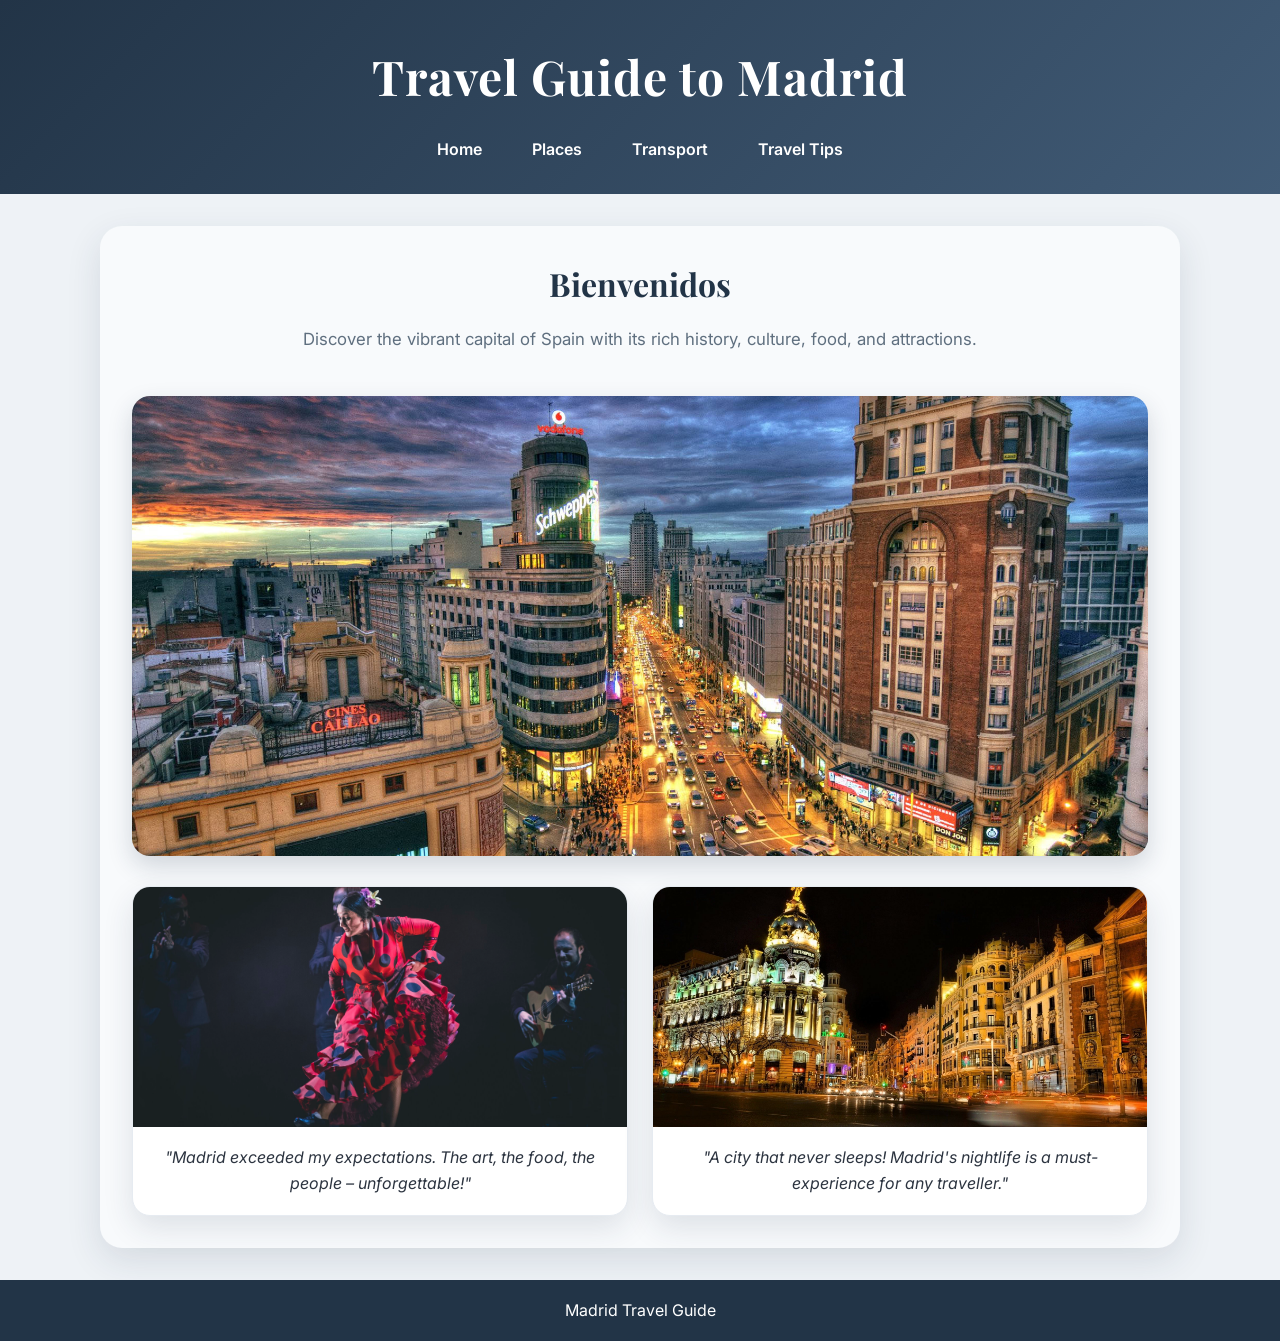
<file: index.html>
<link rel="preconnect" href="https://fonts.googleapis.com">
<link rel="preconnect" href="https://fonts.gstatic.com" crossorigin>
<link href="https://fonts.googleapis.com/css2?family=Inter:wght@400;500;600&family=Playfair+Display:wght@600;700&display=swap" rel="stylesheet">

<!DOCTYPE html>
<html lang="en">
<head>
    <meta charset="UTF-8">
    <meta name="viewport" content="width=device-width, initial-scale=1.0">
    <title>Travel Guide to Madrid</title>
    <link rel="stylesheet" href="styles.css">
</head>
<body>
    <header>
        <h1>Travel Guide to Madrid</h1>

        <nav aria-label="Main navigation">
            <ul>
                <li><a href="index.html">Home</a></li>
                <li><a href="places.html">Places</a></li>
                <li><a href="transport.html">Transport</a></li>
                <li><a href="travel-tips.html">Travel Tips</a></li>
            </ul>
        </nav>
    </header>

    <main>
        <section class="intro">
            <div class="container">
                <h2>Bienvenidos</h2>

                <div class="intro-content">
                    <p>
                        Discover the vibrant capital of Spain with its rich history,
                        culture, food, and attractions.
                    </p>
                </div>

                <img src="images/madrid.jpg" alt="Madrid cityscape at sunset" class="intro-image">

                <section class="reviews" aria-label="Visitor reviews">
                    <article>
                        <img src="images/reviewer1.jpg" alt="Madrid street view at night">
                        <p>"Madrid exceeded my expectations. The art, the food, the people – unforgettable!"</p>
                    </article>

                    <article>
                        <img src="images/reviewer2.jpg" alt="Gran Vía in Madrid at sunset">
                        <p>"A city that never sleeps! Madrid's nightlife is a must-experience for any traveller."</p>
                    </article>
                </section>
            </div>
        </section>
    </main>

    <footer>
        <div class="footer-container">
            <p>Madrid Travel Guide</p>
        </div>
    </footer>
</body>
</html>
</file>
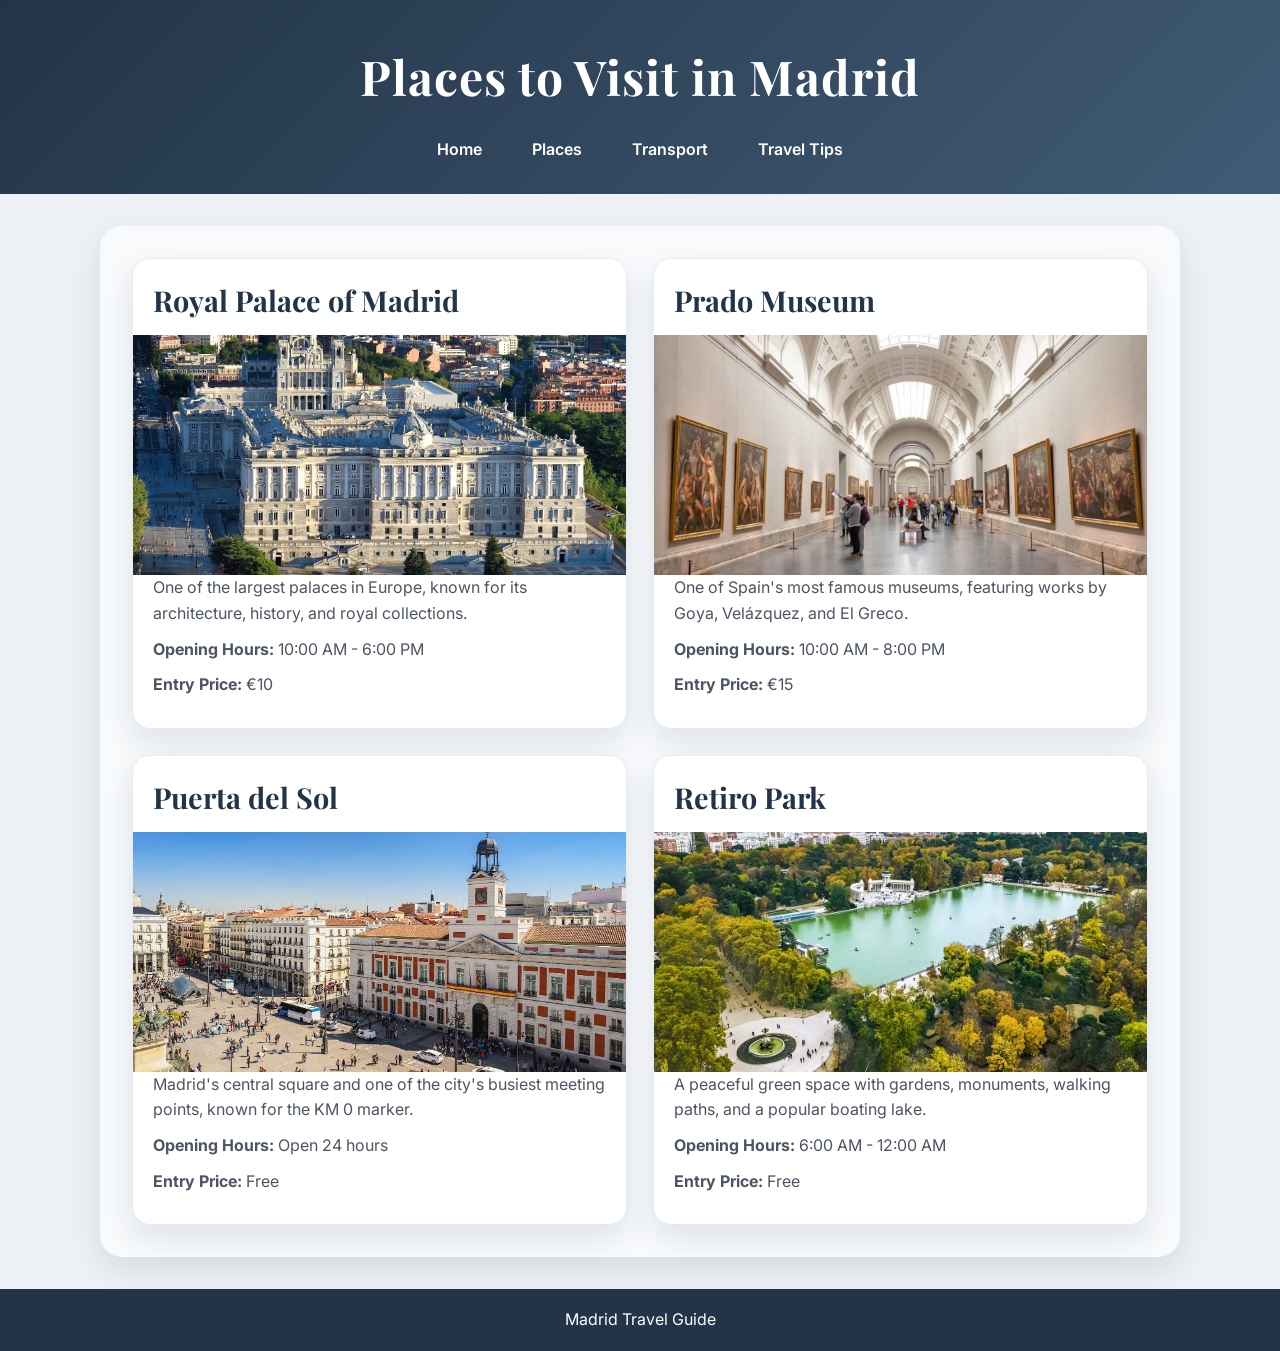
<file: places.html>
<link rel="preconnect" href="https://fonts.googleapis.com">
<link rel="preconnect" href="https://fonts.gstatic.com" crossorigin>
<link href="https://fonts.googleapis.com/css2?family=Inter:wght@400;500;600&family=Playfair+Display:wght@600;700&display=swap" rel="stylesheet">

<!DOCTYPE html>
<html lang="en">
<head>
    <meta charset="UTF-8">
    <meta name="viewport" content="width=device-width, initial-scale=1.0">
    <title>Places to Visit in Madrid</title>
    <link rel="stylesheet" href="styles.css">
</head>
<body>
    <header>
        <h1>Places to Visit in Madrid</h1>

        <nav aria-label="Main navigation">
            <ul>
                <li><a href="index.html">Home</a></li>
                <li><a href="places.html">Places</a></li>
                <li><a href="transport.html">Transport</a></li>
                <li><a href="travel-tips.html">Travel Tips</a></li>
            </ul>
        </nav>
    </header>

    <main>
        <section class="places-list">
            <article class="place">
                <h2>Royal Palace of Madrid</h2>
                <img src="images/royal-palace.jpg" alt="Royal Palace of Madrid">
                <p>One of the largest palaces in Europe, known for its architecture, history, and royal collections.</p>
                <p><strong>Opening Hours:</strong> 10:00 AM - 6:00 PM</p>
                <p><strong>Entry Price:</strong> €10</p>
            </article>

            <article class="place">
                <h2>Prado Museum</h2>
                <img src="images/prado-museum.jpg" alt="Prado Museum in Madrid">
                <p>One of Spain's most famous museums, featuring works by Goya, Velázquez, and El Greco.</p>
                <p><strong>Opening Hours:</strong> 10:00 AM - 8:00 PM</p>
                <p><strong>Entry Price:</strong> €15</p>
            </article>

            <article class="place">
                <h2>Puerta del Sol</h2>
                <img src="images/puerta-del-sol.jpg" alt="Puerta del Sol square in Madrid">
                <p>Madrid's central square and one of the city's busiest meeting points, known for the KM 0 marker.</p>
                <p><strong>Opening Hours:</strong> Open 24 hours</p>
                <p><strong>Entry Price:</strong> Free</p>
            </article>

            <article class="place">
                <h2>Retiro Park</h2>
                <img src="images/retiro-park.jpg" alt="Retiro Park in Madrid">
                <p>A peaceful green space with gardens, monuments, walking paths, and a popular boating lake.</p>
                <p><strong>Opening Hours:</strong> 6:00 AM - 12:00 AM</p>
                <p><strong>Entry Price:</strong> Free</p>
            </article>
        </section>
    </main>

    <footer>
        <div class="footer-container">
            <p>Madrid Travel Guide</p>
        </div>
    </footer>
</body>
</html>
</file>
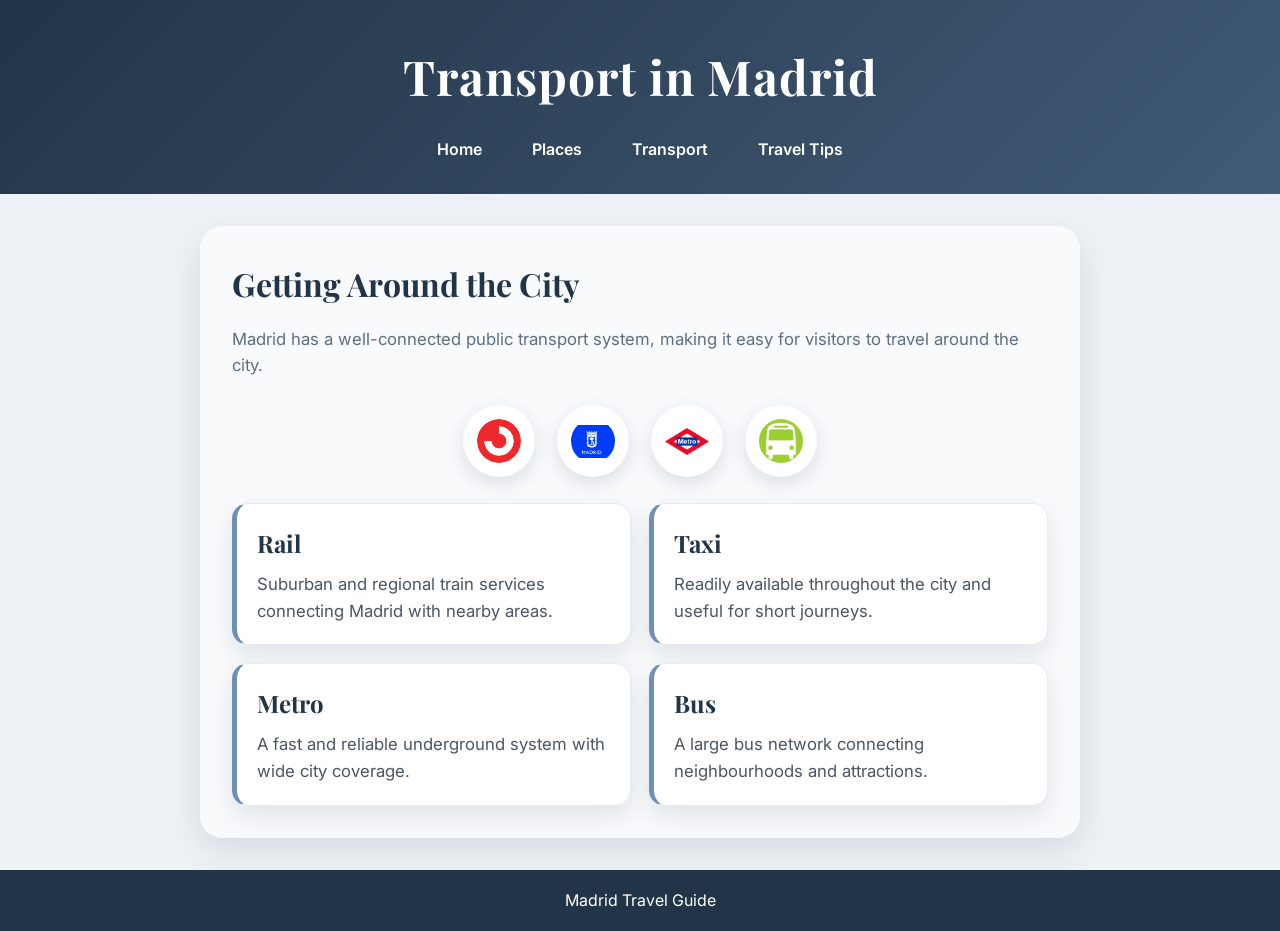
<file: transport.html>
<link rel="preconnect" href="https://fonts.googleapis.com">
<link rel="preconnect" href="https://fonts.gstatic.com" crossorigin>
<link href="https://fonts.googleapis.com/css2?family=Inter:wght@400;500;600&family=Playfair+Display:wght@600;700&display=swap" rel="stylesheet">

<!DOCTYPE html>
<html lang="en">
<head>
    <meta charset="UTF-8">
    <meta name="viewport" content="width=device-width, initial-scale=1.0">
    <title>Transport in Madrid</title>
    <link rel="stylesheet" href="styles.css">
</head>
<body>
    <header>
        <h1>Transport in Madrid</h1>

        <nav aria-label="Main navigation">
            <ul>
                <li><a href="index.html">Home</a></li>
                <li><a href="places.html">Places</a></li>
                <li><a href="transport.html">Transport</a></li>
                <li><a href="travel-tips.html">Travel Tips</a></li>
            </ul>
        </nav>
    </header>

    <main>
        <section class="transport-info">
            <h2>Getting Around the City</h2>

            <p>
                Madrid has a well-connected public transport system, making it easy
                for visitors to travel around the city.
            </p>

            <div class="icons" aria-label="Transport options">
                <img src="images/rail-icon.png" alt="Rail transport icon">
                <img src="images/taxi-icon.png" alt="Taxi transport icon">
                <img src="images/metro-icon.png" alt="Metro transport icon">
                <img src="bus-icon.png" alt="Bus transport icon">
            </div>

            <div class="transport-grid">
    <article class="transport-card">
        <h3>Rail</h3>
        <p>Suburban and regional train services connecting Madrid with nearby areas.</p>
    </article>

    <article class="transport-card">
        <h3>Taxi</h3>
        <p>Readily available throughout the city and useful for short journeys.</p>
    </article>

    <article class="transport-card">
        <h3>Metro</h3>
        <p>A fast and reliable underground system with wide city coverage.</p>
    </article>

    <article class="transport-card">
        <h3>Bus</h3>
        <p>A large bus network connecting neighbourhoods and attractions.</p>
    </article>
</div>
        </section>
    </main>

    <footer>
        <div class="footer-container">
            <p>Madrid Travel Guide</p>
        </div>
    </footer>
</body>
</html>
</file>
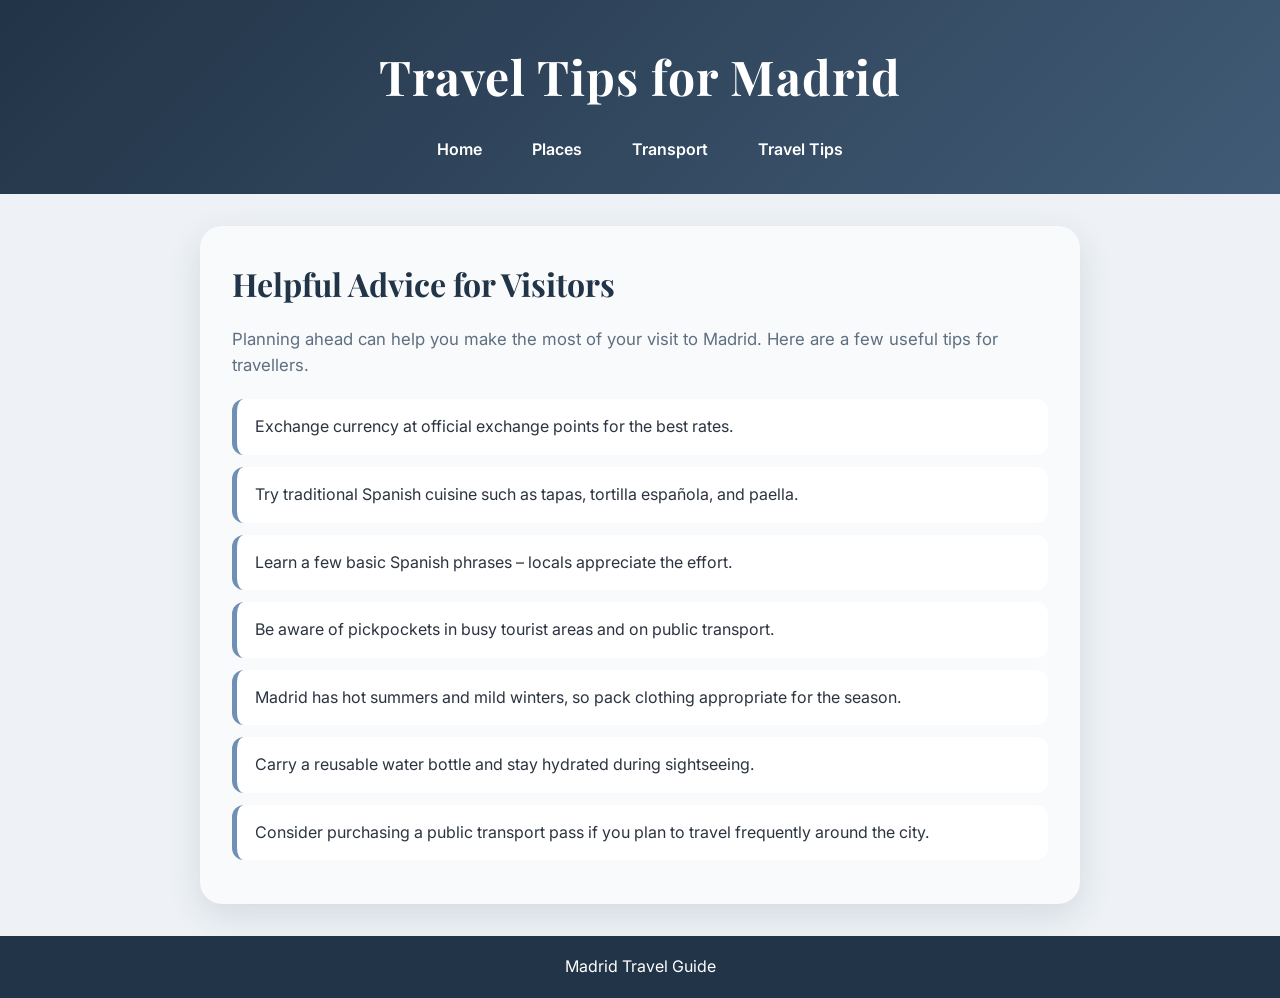
<file: travel-tips.html>
<link rel="preconnect" href="https://fonts.googleapis.com">
<link rel="preconnect" href="https://fonts.gstatic.com" crossorigin>
<link href="https://fonts.googleapis.com/css2?family=Inter:wght@400;500;600&family=Playfair+Display:wght@600;700&display=swap" rel="stylesheet">

<!DOCTYPE html>
<html lang="en">
<head>
    <meta charset="UTF-8">
    <meta name="viewport" content="width=device-width, initial-scale=1.0">
    <title>Travel Tips for Madrid</title>
    <link rel="stylesheet" href="styles.css">
</head>
<body>
    <header>
        <h1>Travel Tips for Madrid</h1>

        <nav aria-label="Main navigation">
            <ul>
                <li><a href="index.html">Home</a></li>
                <li><a href="places.html">Places</a></li>
                <li><a href="transport.html">Transport</a></li>
                <li><a href="travel-tips.html">Travel Tips</a></li>
            </ul>
        </nav>
    </header>

    <main>
        <section class="travel-tips">
            <h2>Helpful Advice for Visitors</h2>

            <p>
                Planning ahead can help you make the most of your visit to Madrid.
                Here are a few useful tips for travellers.
            </p>

            <ul>
                <li>Exchange currency at official exchange points for the best rates.</li>
                <li>Try traditional Spanish cuisine such as tapas, tortilla española, and paella.</li>
                <li>Learn a few basic Spanish phrases – locals appreciate the effort.</li>
                <li>Be aware of pickpockets in busy tourist areas and on public transport.</li>
                <li>Madrid has hot summers and mild winters, so pack clothing appropriate for the season.</li>
                <li>Carry a reusable water bottle and stay hydrated during sightseeing.</li>
                <li>Consider purchasing a public transport pass if you plan to travel frequently around the city.</li>
            </ul>
        </section>
    </main>

    <footer>
        <div class="footer-container">
            <p>Madrid Travel Guide</p>
        </div>
    </footer>
</body>
</html>
</file>
<file: styles.css>
* {
    box-sizing: border-box;
    margin: 0;
    padding: 0;
}

:root {
    --navy: #223447;
    --slate: #415b76;
    --accent: #6f8fb4;
    --background: #eef2f6;
    --card: #f8fafc;
    --soft-card: #ffffff;
    --text: #2c3440;
    --muted: #5f6f7f;
    --border: #e6ebf1;
}

html,
body {
    min-height: 100%;
}

body {
    min-height: 100vh;
    display: flex;
    flex-direction: column;
    font-family: 'Inter', sans-serif;
    line-height: 1.6;
    background: var(--background);
    color: var(--text);
}

header {
    background: linear-gradient(135deg, var(--navy), var(--slate));
    color: #fff;
    text-align: center;
    padding: 38px 20px 32px;
}

header h1 {
    font-family: 'Playfair Display', serif;
    font-size: 3rem;
    margin-bottom: 22px;
    letter-spacing: 1px;
}

nav ul {
    list-style: none;
    display: flex;
    justify-content: center;
    gap: 18px;
    flex-wrap: wrap;
}

nav a {
    color: #fff;
    text-decoration: none;
    font-weight: 600;
    padding: 8px 16px;
    border-radius: 999px;
    transition: background 0.3s ease, transform 0.3s ease;
}

nav a:hover {
    background: rgba(255, 255, 255, 0.18);
    transform: translateY(-2px);
}

main {
    flex: 1;
    width: 100%;
    max-width: 1120px;
    margin: 32px auto;
    padding: 0 20px;
}

.intro,
.places-list,
.transport-info,
.travel-tips {
    background: var(--card);
    padding: 32px;
    border-radius: 22px;
    box-shadow: 0 12px 35px rgba(34, 52, 71, 0.12);
}

.intro {
    text-align: center;
}

h2,
.places-list h1 {
    font-family: 'Playfair Display', serif;
    color: var(--navy);
}

.intro h2,
.transport-info h2,
.travel-tips h2,
.places-list h1 {
    font-size: 2rem;
    margin-bottom: 16px;
}

.intro-content {
    max-width: 720px;
    margin: 0 auto 26px;
    color: var(--muted);
    font-size: 1.05rem;
}

.intro-image {
    width: 100%;
    max-height: 460px;
    object-fit: cover;
    border-radius: 18px;
    margin-top: 18px;
    box-shadow: 0 10px 25px rgba(34, 52, 71, 0.18);
}

.reviews {
    display: grid;
    grid-template-columns: repeat(2, 1fr);
    gap: 24px;
    margin-top: 30px;
}

.reviews article,
.place {
    background: var(--soft-card);
    border-radius: 18px;
    overflow: hidden;
    border: 1px solid var(--border);
    box-shadow: 0 12px 30px rgba(34, 52, 71, 0.12);
    transition: transform 0.3s ease, box-shadow 0.3s ease;
}

.reviews article:hover,
.place:hover {
    transform: translateY(-6px);
    box-shadow: 0 18px 40px rgba(34, 52, 71, 0.18);
}

.reviews img,
.place img {
    width: 100%;
    height: 240px;
    object-fit: cover;
    display: block;
}

.reviews p {
    padding: 18px 20px;
    font-style: italic;
    color: var(--text);
}

.places-list {
    display: grid;
    grid-template-columns: repeat(2, 1fr);
    gap: 26px;
}

.places-list h1 {
    grid-column: 1 / -1;
    text-align: center;
}

.place {
    padding-bottom: 20px;
}

.place h2 {
    padding: 18px 20px 12px;
    color: var(--navy);
    font-size: 1.8rem;
}

.place p {
    padding: 0 20px 10px;
    color: #4b5563;
}

.transport-info,
.travel-tips {
    max-width: 880px;
    margin: 0 auto;
}

.transport-info p,
.travel-tips p {
    margin-bottom: 20px;
    color: var(--muted);
    font-size: 1.05rem;
}

.icons {
    display: flex;
    justify-content: center;
    gap: 22px;
    flex-wrap: wrap;
    margin: 26px 0;
}

.icons img {
    width: 72px;
    height: 72px;
    object-fit: contain;
    background: #fff;
    padding: 14px;
    border-radius: 50%;
    box-shadow: 0 6px 18px rgba(34, 52, 71, 0.14);
}

.transport-info ul,
.travel-tips ul {
    list-style: none;
}

.transport-info li,
.travel-tips li {
    background: var(--soft-card);
    margin-bottom: 12px;
    padding: 15px 18px;
    border-left: 5px solid var(--accent);
    border-radius: 12px;
    color: var(--text);
}

.transport-grid {
    display: grid;
    grid-template-columns: repeat(2, 1fr);
    gap: 18px;
    margin-top: 25px;
}

.transport-card {
    background: var(--soft-card);
    padding: 20px;
    border-radius: 16px;
    border: 1px solid var(--border);
    border-left: 5px solid var(--accent);
    box-shadow: 0 10px 24px rgba(34, 52, 71, 0.11);
    transition: transform 0.3s ease, box-shadow 0.3s ease;
}

.transport-card:hover {
    transform: translateY(-5px);
    box-shadow: 0 16px 34px rgba(34, 52, 71, 0.16);
}

.transport-card h3 {
    font-family: 'Playfair Display', serif;
    color: var(--navy);
    margin-bottom: 8px;
    font-size: 1.5rem;
}

.transport-card p {
    margin: 0;
    color: #4b5563;
}

footer {
    margin-top: auto;
}

.footer-container {
    background: var(--navy);
    color: #fff;
    text-align: center;
    padding: 18px;
}

/* Mobile layout */
@media (max-width: 768px) {
    header h1 {
        font-size: 2.3rem;
    }

    .reviews,
    .places-list,
    .transport-grid {
        grid-template-columns: 1fr;
    }

    .intro,
    .places-list,
    .transport-info,
    .travel-tips {
        padding: 24px;
    }

    nav ul {
        gap: 10px;
    }

    nav a {
        padding: 7px 12px;
    }
}
</file>
